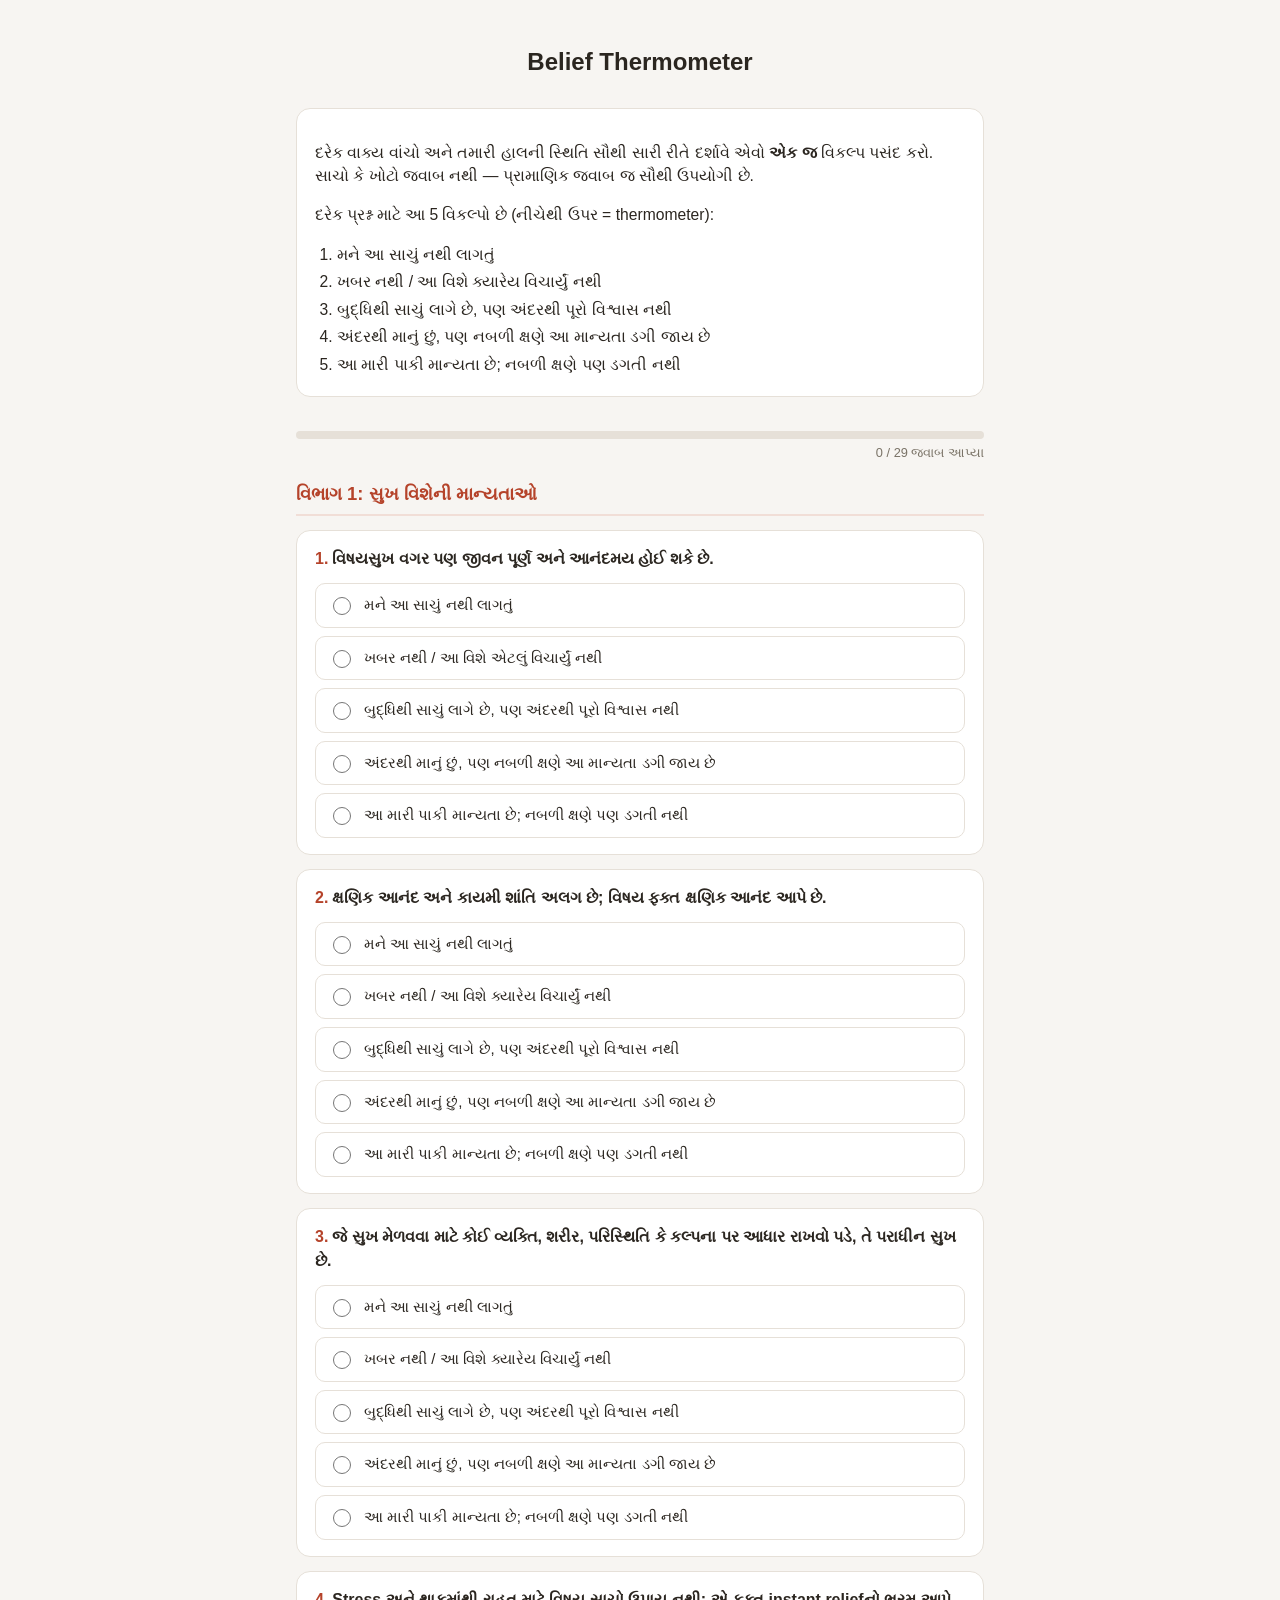
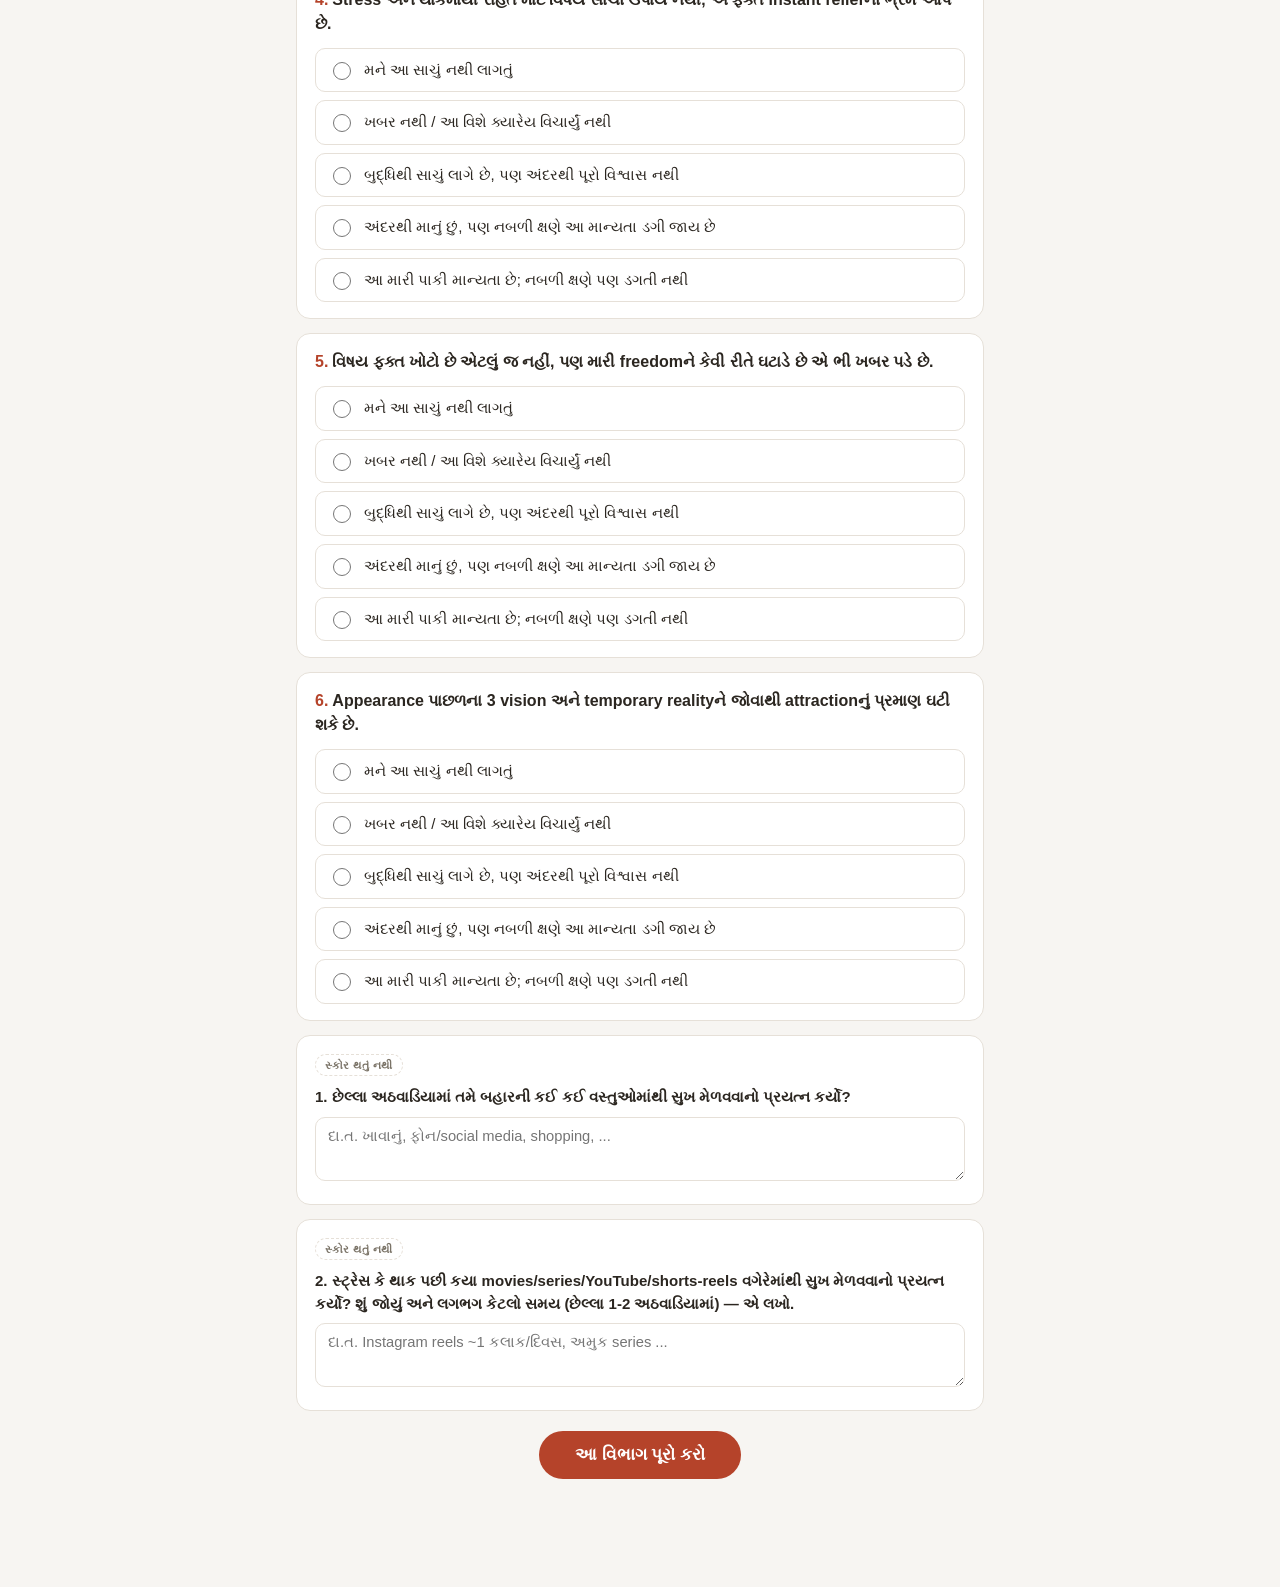
<file: index.html>
<!doctype html>
<html lang="gu">
<head>
<meta charset="UTF-8">
<meta name="viewport" content="width=device-width, initial-scale=1">
<title>Belief Thermometer – Survey</title>
<link rel="stylesheet" href="styles.css">
</head>
<body>
<div class="wrap">

  <header class="top">
    <h1>Belief Thermometer</h1>
  </header>

  <div class="instructions">
    <p>દરેક વાક્ય વાંચો અને તમારી હાલની સ્થિતિ સૌથી સારી રીતે દર્શાવે એવો <strong>એક જ</strong> વિકલ્પ પસંદ કરો. સાચો કે ખોટો જવાબ નથી — પ્રામાણિક જવાબ જ સૌથી ઉપયોગી છે.</p>
    <p>દરેક પ્રશ્ન માટે આ 5 વિકલ્પો છે (નીચેથી ઉપર = thermometer):</p>
    <ol id="scale-list"></ol>
  </div>

  <div class="progress-bar">
    <div class="progress-track"><div class="progress-fill" id="progress-fill"></div></div>
    <div class="progress-label" id="progress-label">0 / 29 જવાબ આપ્યા</div>
  </div>

  <form id="survey-form">
    <div id="sections-container"></div>
  </form>

  <div id="all-done">
    <div class="result-card">
      <h3>તમે સર્વે પૂર્ણ કર્યો!</h3>
      <div class="result-note">તમારો સમય અને પ્રામાણિકતા બદલ આભાર.</div>
    </div>
    <div class="restart-row">
      <button type="button" class="restart-btn" id="restart-btn">ફરીથી ભરો</button>
    </div>
  </div>

</div>

<script src="survey-data.js"></script>
<script src="survey-logic.js"></script>
</body>
</html>
</file>
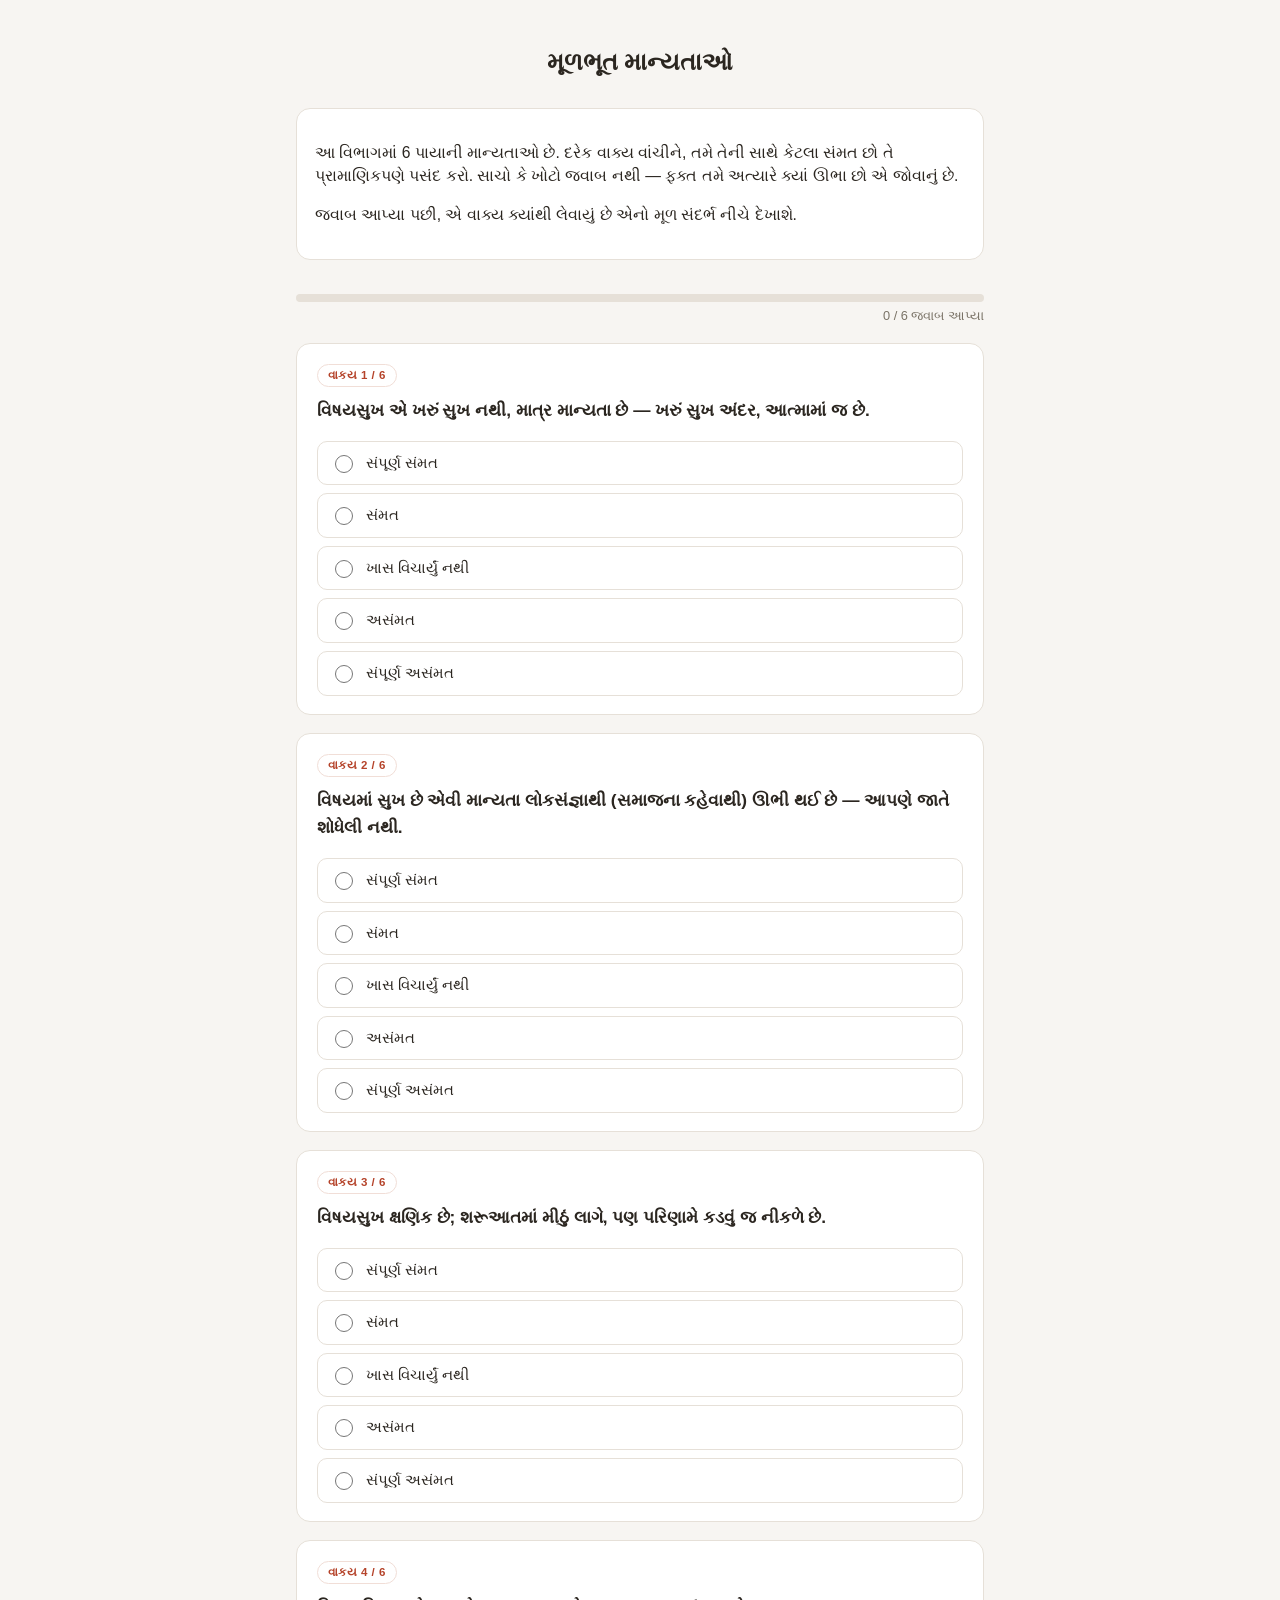
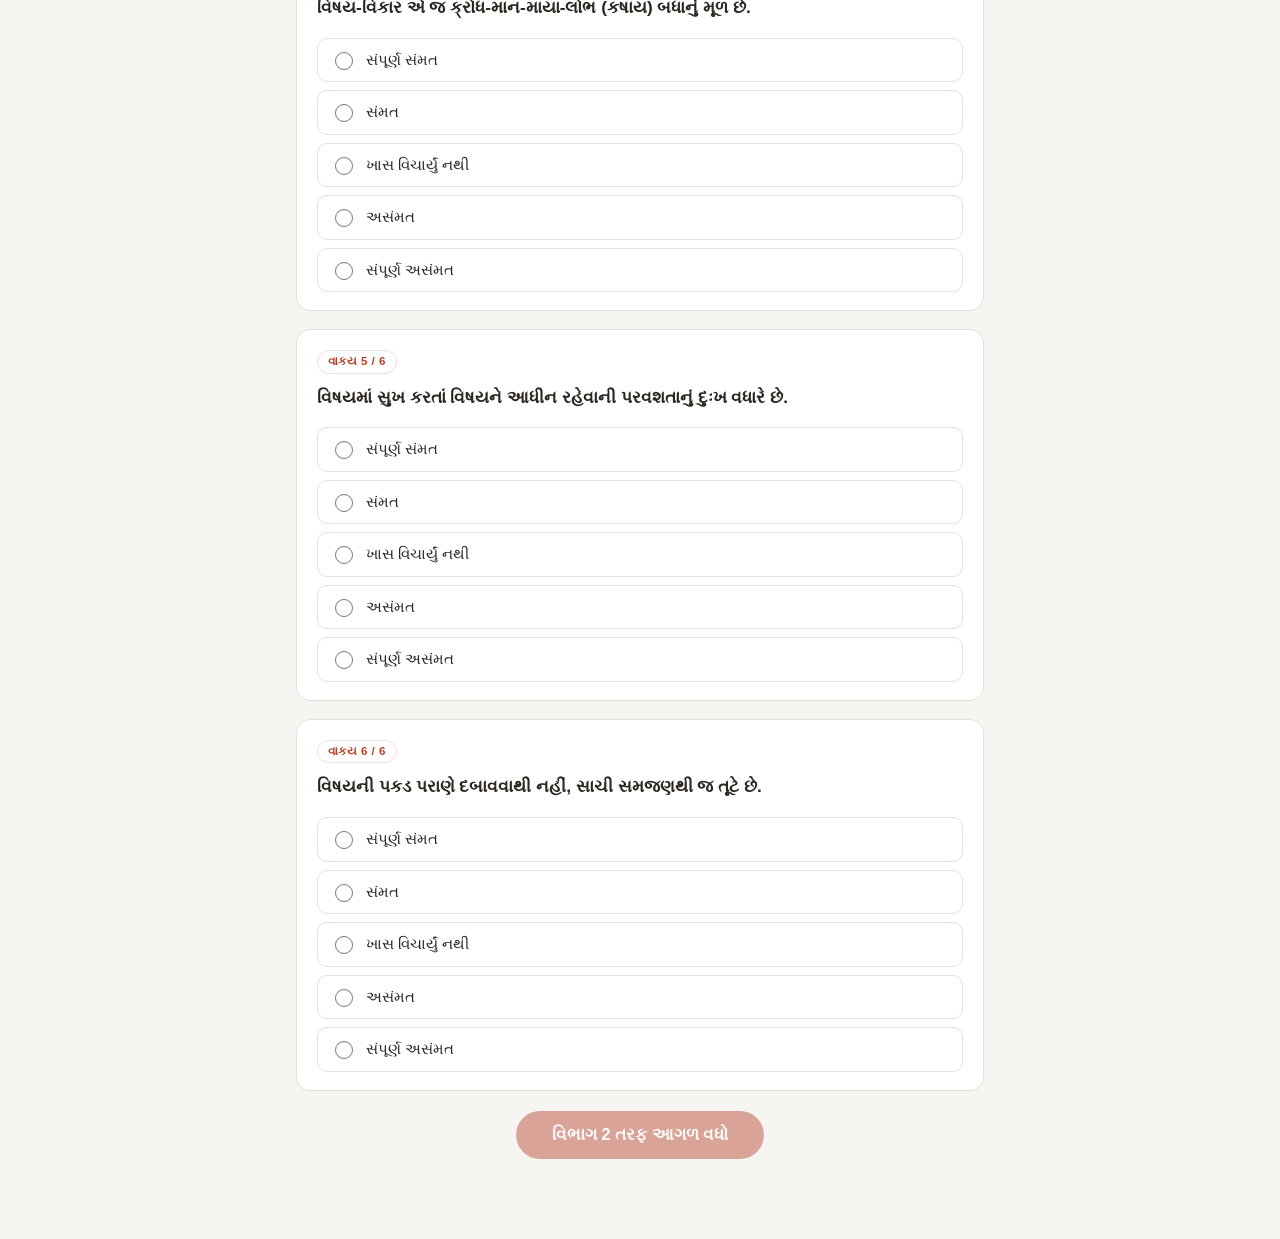
<file: core-beliefs.html>
<!doctype html>
<html lang="gu">
<head>
<meta charset="UTF-8">
<meta name="viewport" content="width=device-width, initial-scale=1">
<title>મૂળભૂત માન્યતાઓ – નવો સર્વે</title>
<link rel="stylesheet" href="styles.css">
<style>
  .belief-card {
    background: var(--card);
    border: 1px solid var(--border);
    border-radius: var(--radius);
    padding: 18px 20px;
    margin-bottom: 18px;
  }
  .belief-num {
    display: inline-block;
    font-size: 0.72rem;
    font-weight: 700;
    letter-spacing: 0.04em;
    color: var(--accent);
    border: 1px solid var(--accent-soft);
    border-radius: 999px;
    padding: 2px 10px;
    margin-bottom: 10px;
  }
  .belief-statement {
    font-size: 1.08rem;
    font-weight: 600;
    line-height: 1.6;
    margin: 0 0 16px;
  }
  .belief-ref {
    display: none;
    margin-top: 16px;
    padding: 14px 16px;
    background: var(--accent-soft);
    border-left: 3px solid var(--accent);
    border-radius: 10px;
  }
  .belief-ref.show { display: block; }
  .belief-ref-title {
    font-size: 0.7rem;
    text-transform: uppercase;
    letter-spacing: 0.06em;
    font-weight: 700;
    color: var(--accent);
    margin-bottom: 10px;
  }
  .quote-block { margin-bottom: 12px; }
  .quote-block:last-child { margin-bottom: 0; }
  .quote-gu {
    margin: 0 0 6px;
    font-size: 1rem;
    line-height: 1.85;
  }
  .quote-translit {
    margin: 0 0 6px;
    font-style: italic;
    color: var(--muted);
    font-size: 0.86rem;
    line-height: 1.5;
  }
  .quote-cite {
    font-size: 0.78rem;
    color: var(--muted);
  }
  .quote-cite .topic-gu {
    color: var(--text);
  }
  .next-section-btn:disabled {
    opacity: 0.45;
    cursor: not-allowed;
  }
</style>
</head>
<body>
<div class="wrap">

  <header class="top">
    <h1>મૂળભૂત માન્યતાઓ</h1>
  </header>

  <div class="instructions">
    <p>આ વિભાગમાં 6 પાયાની માન્યતાઓ છે. દરેક વાક્ય વાંચીને, તમે તેની સાથે કેટલા સંમત છો તે પ્રામાણિકપણે પસંદ કરો. સાચો કે ખોટો જવાબ નથી — ફક્ત તમે અત્યારે ક્યાં ઊભા છો એ જોવાનું છે.</p>
    <p>જવાબ આપ્યા પછી, એ વાક્ય ક્યાંથી લેવાયું છે એનો મૂળ સંદર્ભ નીચે દેખાશે.</p>
  </div>

  <div class="progress-bar">
    <div class="progress-track"><div class="progress-fill" id="progress-fill"></div></div>
    <div class="progress-label" id="progress-label">0 / 6 જવાબ આપ્યા</div>
  </div>

  <form id="beliefs-form">
    <div id="beliefs-container"></div>
  </form>

  <div class="section-footer">
    <div class="validation-msg" id="validation-msg">આગળ વધતા પહેલાં બધા 6 વાક્યોના જવાબ આપો.</div>
    <button type="button" class="submit-btn next-section-btn" id="next-section-btn" disabled>વિભાગ 2 તરફ આગળ વધો</button>
  </div>

</div>

<script>
const OPTIONS = [
  "સંપૂર્ણ સંમત",
  "સંમત",
  "ખાસ વિચાર્યું નથી",
  "અસંમત",
  "સંપૂર્ણ અસંમત"
];

const BELIEFS = [
  {
    id: "b1",
    statement: "વિષયસુખ એ ખરું સુખ નથી, માત્ર માન્યતા છે — ખરું સુખ અંદર, આત્મામાં જ છે.",
    quotes: [
      {
        gu: "વિષયમાં તો સુખ હોતું હશે ? સાચું સુખ તો મહીં આત્મામાં છે પણ આ તો બહાર બીજામાં (પાંચ ઈન્દ્રિયોના વિષયોમાં) સુખનો આરોપ કરે છે, તેથી એને એમાં સુખ લાગે છે !",
        translit: "Vishayma to sukh hotu hashe? Sachu sukh to mahi aatmama chhe pan aa to bahar bijama (panch indriyona vishayoma) sukhno aarop kare chhe, tethi ene ema sukh lage chhe!",
        cite: "Dadavani · January 2017 · કવર ટૅગલાઇન (cover tagline) · કોઈ વિભાગ/ફકરો નથી"
      }
    ]
  },
  {
    id: "b2",
    statement: "વિષયમાં સુખ છે એવી માન્યતા લોકસંજ્ઞાથી (સમાજના કહેવાથી) ઊભી થઈ છે — આપણે જાતે શોધેલી નથી.",
    quotes: [
      {
        gu: "લોકસંજ્ઞા એટલે લોકોએ જેમાં સુખ માન્યું, તેમાં આપણે પણ સુખ માનવું એ લોકસંજ્ઞા છે.",
        translit: "Loksangna etale loko-e jema sukh manyu, tema aapane pan sukh manvu e loksangna chhe.",
        cite: "Dadavani · January 2015 · સંપાદકીય — વિષયના વમળમાં ફસાયા લોકસંજ્ઞાએ (Vishayna vamalma fasaya loksangna-e) · ¶2, l.1"
      },
      {
        gu: "લોકોએ માન્યું એ આપણેય માન્યું. પણ બુદ્ધિપૂર્વકનુંય સુખ નથી આ; અવિચાર્યું સુખ છે.",
        translit: "Loko-e manyu e aapane-y manyu. Pan buddhipurvaknu-y sukh nathi aa; avicharyu sukh chhe.",
        cite: "Dadavani · January 2015 · સંસાર વમળમાં ખૂંપાયા વિપરીત બુદ્ધિએ (Sansar vamalma khumpaya viprit buddhi-e) · ¶1, l.1–2"
      }
    ]
  },
  {
    id: "b3",
    statement: "વિષયસુખ ક્ષણિક છે; શરૂઆતમાં મીઠું લાગે, પણ પરિણામે કડવું જ નીકળે છે.",
    quotes: [
      {
        gu: "વિષય હંમેશા પરિણામે કડવો છે. શરૂઆતમાં એને એવું લાગે છે કે આ વિષય સુખદાયી છે, પણ પરિણામે તો એ કડવો જ છે. એનો વિપાકેય કડવો છે.",
        translit: "Vishay hammesha parinaame kadvo chhe. Sharu-aatma ene evu lage chhe ke aa vishay sukhdayi chhe, pan parinaame to e kadvo j chhe. Eno vipakey kadvo chhe.",
        cite: "Dadavani · January 2017 · વિષયથી જરા ખસી તો જુઓ (Vishayathi jara khasi to juo) · ¶1, l.2"
      }
    ]
  },
  {
    id: "b4",
    statement: "વિષય-વિકાર એ જ ક્રોધ-માન-માયા-લોભ (કષાય) બધાનું મૂળ છે.",
    quotes: [
      {
        gu: "આ બધાનું મૂળ છે વિષય. અને આ દુનિયામાં મોટામાં મોટી ફસામણ હોય તો વિષય અને એમાં કશુંય સુખ નથી.",
        translit: "Aa badhanu mul chhe vishay. Ane aa duniyama motama moti fasaman hoy to vishay ane ema kashuy sukh nathi.",
        cite: "Dadavani · January 2015 · કષાયોના મૂળમાં છે વિષયોનો વમળ (Kashayona mulma chhe vishayono vamal) · ¶1, l.1"
      },
      {
        gu: "કષાય ક્યાંથી જન્મ્યા ? ત્યારે કહે, વિષયમાંથી.",
        translit: "Kashay kyathi janmya? Tyare kahe, vishaymathi.",
        cite: "Dadavani · January 2015 · વિષય-કષાયના મૂળિયામાં છે 'અજ્ઞાનતા' (Vishay-kashayna muliyama chhe 'Agnanta') · ¶2, l.2–3"
      }
    ]
  },
  {
    id: "b5",
    statement: "વિષયમાં સુખ કરતાં વિષયને આધીન રહેવાની પરવશતાનું દુઃખ વધારે છે.",
    quotes: [
      {
        gu: "વિષયમાં સુખ કરતાં વિષયથી પરવશતાના દુઃખ વિશેષ છે !",
        translit: "Vishayma sukh karta vishayathi paravashtana dukh vishesh chhe!",
        cite: "Dadavani · January 2015 · વિષયની પરવશતાના દુઃખો વિશેષ (Vishayni paravashtana dukho vishesh) · ¶1, l.1"
      }
    ]
  },
  {
    id: "b6",
    statement: "વિષયની પકડ પરાણે દબાવવાથી નહીં, સાચી સમજણથી જ તૂટે છે.",
    quotes: [
      {
        gu: "જે સમજણ ક્રિયાકારી હોય તે જ સાચી સમજણ કહેવાય, બીજી બધી વાંઝિયા સમજણ કહેવાય.",
        translit: "Je samajan kriyakari hoy te j sachi samajan kahevay, biji badhi vanjhiya samajan kahevay.",
        cite: "Dadavani · January 2017 · સાચી સમજણ ક્રિયાકારી થાય (Sachi samajan kriyakari thay) · ¶1, l.1"
      },
      {
        gu: "વિષયના વિચારો જેને ના ગમતા હોય ને તેનાથી છૂટવું હોય તેણે આ સામાયિકથી, શુદ્ધ ઉપયોગથી ઓગાળી શકાય તેમ છે.",
        translit: "Vishayna vicharo jene na gamta hoy ne tenathi chhutvu hoy tene aa samayikthi, shuddha upayogthi ogali shakay tem chhe.",
        cite: "Dadavani · January 2017 · વિષય બીજ નિર્મૂળ શુદ્ધ ઉપયોગે (Vishay bij nirmul shuddha upayoge) · ¶1, l.1"
      }
    ]
  }
];

const container = document.getElementById("beliefs-container");
const answers = {};

function renderBeliefs() {
  BELIEFS.forEach((b, idx) => {
    const card = document.createElement("div");
    card.className = "belief-card";
    card.id = `card-${b.id}`;

    const num = document.createElement("div");
    num.className = "belief-num";
    num.textContent = `વાક્ય ${idx + 1} / ${BELIEFS.length}`;
    card.appendChild(num);

    const stmt = document.createElement("p");
    stmt.className = "belief-statement";
    stmt.textContent = b.statement;
    card.appendChild(stmt);

    const opts = document.createElement("div");
    opts.className = "options";
    OPTIONS.forEach((label, oi) => {
      const optLabel = document.createElement("label");
      optLabel.className = "option";
      const input = document.createElement("input");
      input.type = "radio";
      input.name = b.id;
      input.value = oi + 1;
      input.addEventListener("change", () => onAnswer(b, card, opts, oi + 1));
      optLabel.appendChild(input);
      const span = document.createElement("span");
      span.textContent = label;
      optLabel.appendChild(span);
      opts.appendChild(optLabel);
    });
    card.appendChild(opts);

    const ref = document.createElement("div");
    ref.className = "belief-ref";
    ref.id = `ref-${b.id}`;

    const refTitle = document.createElement("div");
    refTitle.className = "belief-ref-title";
    refTitle.textContent = "મૂળ સંદર્ભ";
    ref.appendChild(refTitle);

    b.quotes.forEach(q => {
      const qb = document.createElement("div");
      qb.className = "quote-block";
      const qgu = document.createElement("p");
      qgu.className = "quote-gu";
      qgu.textContent = q.gu;
      qb.appendChild(qgu);
      const qt = document.createElement("p");
      qt.className = "quote-translit";
      qt.textContent = `"${q.translit}"`;
      qb.appendChild(qt);
      const qc = document.createElement("div");
      qc.className = "quote-cite";
      qc.textContent = q.cite;
      qb.appendChild(qc);
      ref.appendChild(qb);
    });

    card.appendChild(ref);
    container.appendChild(card);
  });
}

function onAnswer(belief, card, opts, value) {
  answers[belief.id] = value;
  [...opts.children].forEach(o => o.classList.remove("selected"));
  opts.children[value - 1].classList.add("selected");
  document.getElementById(`ref-${belief.id}`).classList.add("show");
  saveToSession();
  updateProgress();
}

function saveToSession() {
  const data = BELIEFS.map(b => {
    const value = answers[b.id];
    if (!value) return null;
    return { statement: b.statement, ratingIdx: value, ratingLabel: OPTIONS[value - 1] };
  });
  sessionStorage.setItem("section1Answers", JSON.stringify(data));
}

function updateProgress() {
  const count = Object.keys(answers).length;
  const total = BELIEFS.length;
  document.getElementById("progress-fill").style.width = `${(count / total) * 100}%`;
  document.getElementById("progress-label").textContent = `${count} / ${total} જવાબ આપ્યા`;
  document.getElementById("next-section-btn").disabled = count < total;
}

document.getElementById("next-section-btn").addEventListener("click", () => {
  if (Object.keys(answers).length < BELIEFS.length) {
    document.getElementById("validation-msg").style.display = "block";
    return;
  }
  window.location.href = "section2.html";
});

renderBeliefs();
</script>
</body>
</html>
</file>
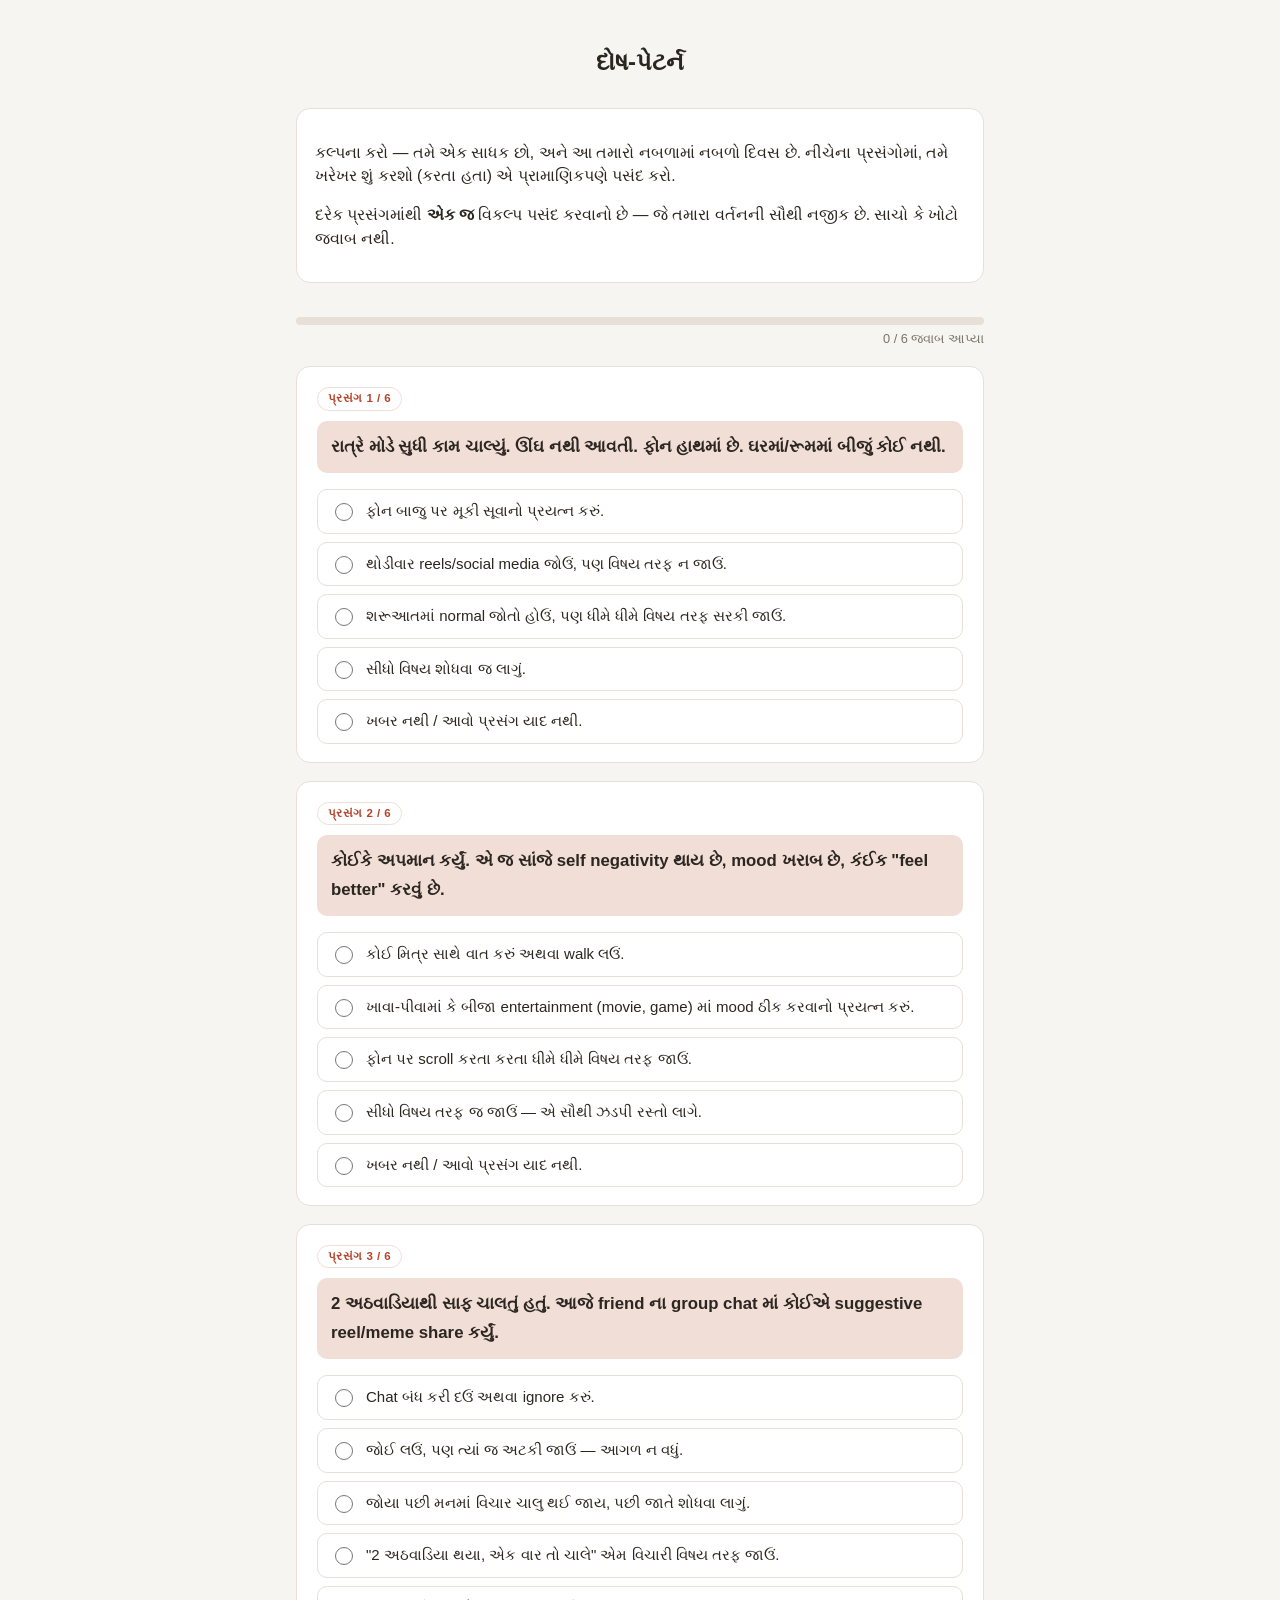
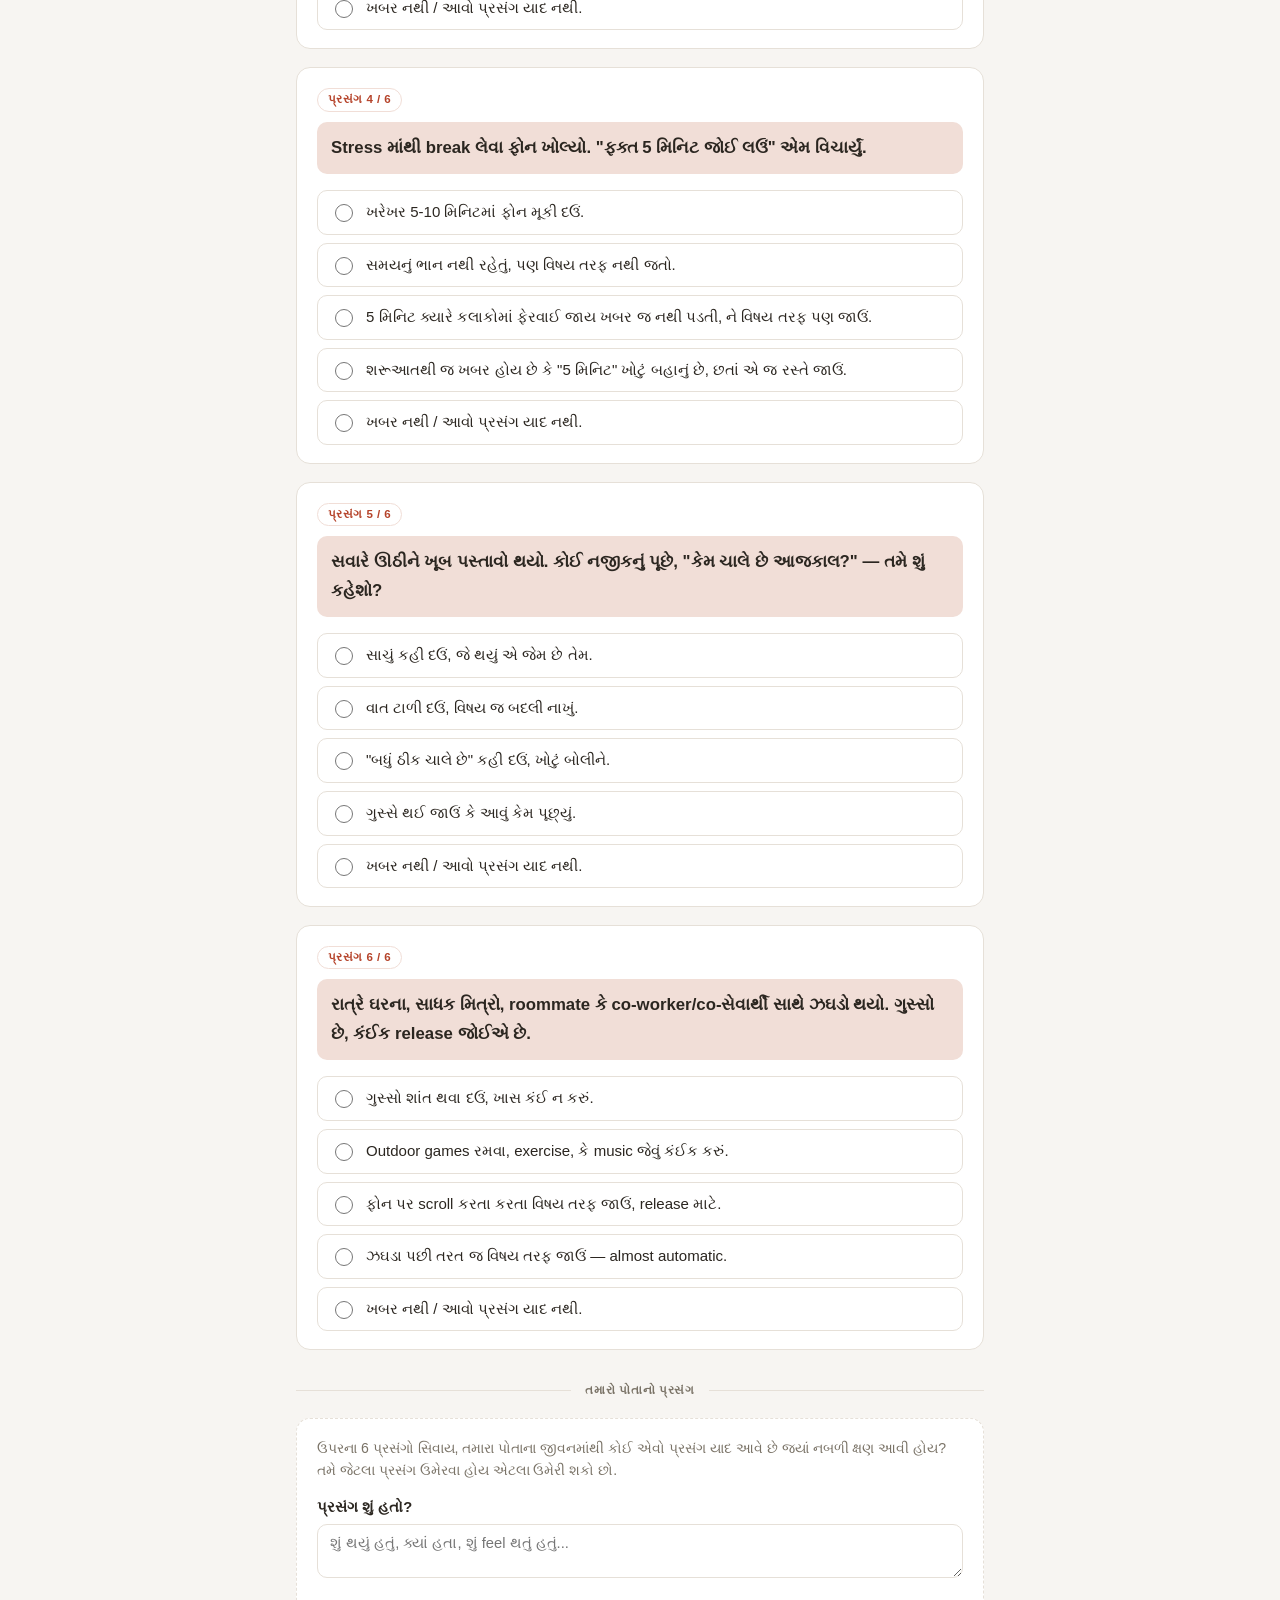
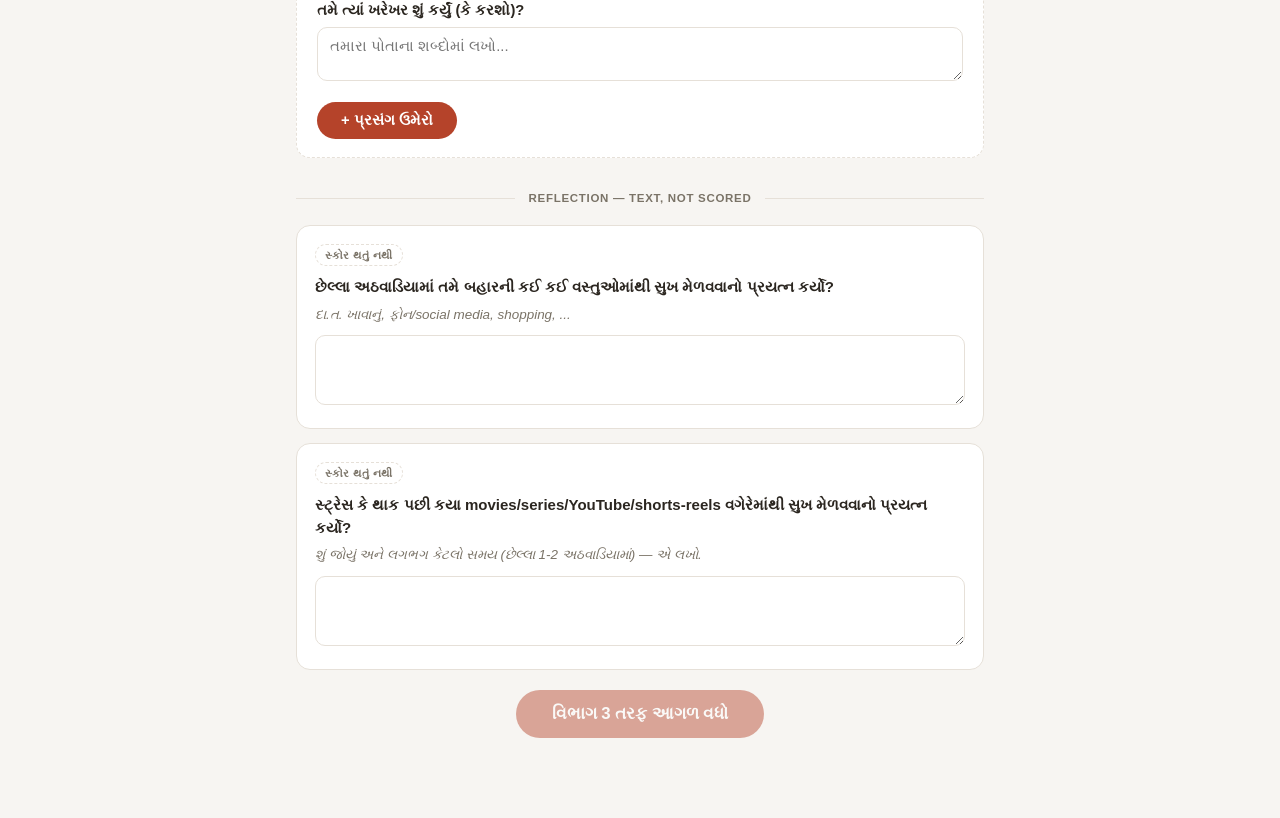
<file: section2.html>
<!doctype html>
<html lang="gu">
<head>
<meta charset="UTF-8">
<meta name="viewport" content="width=device-width, initial-scale=1">
<title>દોષ-પેટર્ન – નવો સર્વે</title>
<link rel="stylesheet" href="styles.css">
<style>
  .scn-card {
    background: var(--card);
    border: 1px solid var(--border);
    border-radius: var(--radius);
    padding: 18px 20px;
    margin-bottom: 18px;
  }
  .scn-num {
    display: inline-block;
    font-size: 0.72rem;
    font-weight: 700;
    letter-spacing: 0.04em;
    color: var(--accent);
    border: 1px solid var(--accent-soft);
    border-radius: 999px;
    padding: 2px 10px;
    margin-bottom: 10px;
  }
  .scn-text {
    font-size: 1.05rem;
    font-weight: 600;
    line-height: 1.7;
    margin: 0 0 16px;
    padding: 12px 14px;
    background: var(--accent-soft);
    border-radius: 10px;
  }
  .reflect-hint {
    font-size: 0.84rem;
    color: var(--muted);
    margin: -2px 0 10px;
    font-style: italic;
  }

  .custom-prasang-card {
    background: var(--card);
    border: 1px dashed var(--border);
    border-radius: var(--radius);
    padding: 18px 20px;
    margin-bottom: 14px;
  }
  .custom-prasang-intro {
    font-size: 0.88rem;
    color: var(--muted);
    margin: 0 0 14px;
    line-height: 1.6;
  }
  .custom-prasang-card label {
    display: block;
    font-weight: 600;
    font-size: 0.92rem;
    margin: 0 0 6px;
  }
  .custom-prasang-card textarea {
    width: 100%;
    padding: 10px 12px;
    border: 1px solid var(--border);
    border-radius: 10px;
    font-family: inherit;
    font-size: 0.92rem;
    resize: vertical;
    margin-bottom: 14px;
  }
  .custom-prasang-msg {
    display: none;
    color: var(--accent);
    font-size: 0.84rem;
    margin: -6px 0 12px;
  }
  .custom-prasang-msg.show { display: block; }
  .custom-add-btn {
    padding: 10px 24px;
    font-size: 0.92rem;
  }

  .custom-prasang-item {
    background: var(--accent-soft);
    border-radius: var(--radius);
    padding: 14px 18px;
    margin-bottom: 12px;
    position: relative;
  }
  .custom-prasang-item-label {
    font-size: 0.68rem;
    text-transform: uppercase;
    letter-spacing: 0.05em;
    color: var(--accent);
    font-weight: 700;
    margin-bottom: 6px;
  }
  .custom-prasang-item-text {
    font-size: 0.95rem;
    font-weight: 600;
    margin-bottom: 6px;
    line-height: 1.6;
  }
  .custom-prasang-item-answer {
    font-size: 0.9rem;
    color: var(--text);
    line-height: 1.6;
  }
  .custom-prasang-remove {
    position: absolute;
    top: 12px;
    right: 14px;
    background: none;
    border: 1px solid var(--border);
    color: var(--muted);
    border-radius: 999px;
    padding: 2px 10px;
    font-size: 0.72rem;
    cursor: pointer;
  }
  .custom-prasang-remove:hover { color: var(--accent); border-color: var(--accent); }
  .section-divider {
    margin: 32px 0 18px;
    display: flex;
    align-items: center;
    gap: 14px;
  }
  .section-divider::before,
  .section-divider::after {
    content: "";
    flex: 1;
    height: 1px;
    background: var(--border);
  }
  .section-divider span {
    font-size: 0.72rem;
    text-transform: uppercase;
    letter-spacing: 0.06em;
    color: var(--muted);
    font-weight: 700;
    white-space: nowrap;
  }
  .next-section-btn:disabled {
    opacity: 0.45;
    cursor: not-allowed;
  }
</style>
</head>
<body>
<div class="wrap">

  <header class="top">
    <h1>દોષ-પેટર્ન</h1>
  </header>

  <div class="instructions">
    <p>કલ્પના કરો — તમે એક સાધક છો, અને આ તમારો નબળામાં નબળો દિવસ છે. નીચેના પ્રસંગોમાં, તમે ખરેખર શું કરશો (કરતા હતા) એ પ્રામાણિકપણે પસંદ કરો.</p>
    <p>દરેક પ્રસંગમાંથી <strong>એક જ</strong> વિકલ્પ પસંદ કરવાનો છે — જે તમારા વર્તનની સૌથી નજીક છે. સાચો કે ખોટો જવાબ નથી.</p>
  </div>

  <div class="progress-bar">
    <div class="progress-track"><div class="progress-fill" id="progress-fill"></div></div>
    <div class="progress-label" id="progress-label">0 / 6 જવાબ આપ્યા</div>
  </div>

  <form id="scenarios-form">
    <div id="scenarios-container"></div>
  </form>

  <div class="section-divider"><span>તમારો પોતાનો પ્રસંગ</span></div>

  <div class="custom-prasang-card">
    <p class="custom-prasang-intro">ઉપરના 6 પ્રસંગો સિવાય, તમારા પોતાના જીવનમાંથી કોઈ એવો પ્રસંગ યાદ આવે છે જ્યાં નબળી ક્ષણ આવી હોય? તમે જેટલા પ્રસંગ ઉમેરવા હોય એટલા ઉમેરી શકો છો.</p>

    <label for="custom-text">પ્રસંગ શું હતો?</label>
    <textarea id="custom-text" rows="2" placeholder="શું થયું હતું, ક્યાં હતા, શું feel થતું હતું..."></textarea>

    <label for="custom-answer">તમે ત્યાં ખરેખર શું કર્યું (કે કરશો)?</label>
    <textarea id="custom-answer" rows="2" placeholder="તમારા પોતાના શબ્દોમાં લખો..."></textarea>

    <div class="custom-prasang-msg" id="custom-prasang-msg">બંને જગ્યાએ લખો, પછી ઉમેરો.</div>
    <button type="button" class="submit-btn custom-add-btn" id="add-prasang-btn">+ પ્રસંગ ઉમેરો</button>
  </div>

  <div id="custom-prasangs-list"></div>

  <div class="section-divider"><span>Reflection — text, not scored</span></div>

  <div class="reflect-card">
    <div class="not-scored">સ્કોર થતું નથી</div>
    <label for="r1">છેલ્લા અઠવાડિયામાં તમે બહારની કઈ કઈ વસ્તુઓમાંથી સુખ મેળવવાનો પ્રયત્ન કર્યો?</label>
    <p class="reflect-hint">દા.ત. ખાવાનું, ફોન/social media, shopping, ...</p>
    <textarea id="r1" rows="3"></textarea>
  </div>

  <div class="reflect-card">
    <div class="not-scored">સ્કોર થતું નથી</div>
    <label for="r2">સ્ટ્રેસ કે થાક પછી કયા movies/series/YouTube/shorts-reels વગેરેમાંથી સુખ મેળવવાનો પ્રયત્ન કર્યો?</label>
    <p class="reflect-hint">શું જોયું અને લગભગ કેટલો સમય (છેલ્લા 1-2 અઠવાડિયામાં) — એ લખો.</p>
    <textarea id="r2" rows="3"></textarea>
  </div>

  <div class="section-footer">
    <div class="validation-msg" id="validation-msg">આગળ વધતા પહેલાં બધા 6 પ્રસંગોના જવાબ આપો.</div>
    <button type="button" class="submit-btn next-section-btn" id="next-section-btn" disabled>વિભાગ 3 તરફ આગળ વધો</button>
  </div>

</div>

<script>
const SCENARIOS = [
  {
    id: "sc1",
    text: "રાત્રે મોડે સુધી કામ ચાલ્યું. ઊંઘ નથી આવતી. ફોન હાથમાં છે. ઘરમાં/રૂમમાં બીજું કોઈ નથી.",
    options: [
      "ફોન બાજુ પર મૂકી સૂવાનો પ્રયત્ન કરું.",
      "થોડીવાર reels/social media જોઉં, પણ વિષય તરફ ન જાઉં.",
      "શરૂઆતમાં normal જોતો હોઉં, પણ ધીમે ધીમે વિષય તરફ સરકી જાઉં.",
      "સીધો વિષય શોધવા જ લાગું.",
      "ખબર નથી / આવો પ્રસંગ યાદ નથી."
    ]
  },
  {
    id: "sc2",
    text: "કોઈકે અપમાન કર્યું. એ જ સાંજે self negativity થાય છે, mood ખરાબ છે, કંઈક \"feel better\" કરવું છે.",
    options: [
      "કોઈ મિત્ર સાથે વાત કરું અથવા walk લઉં.",
      "ખાવા-પીવામાં કે બીજા entertainment (movie, game) માં mood ઠીક કરવાનો પ્રયત્ન કરું.",
      "ફોન પર scroll કરતા કરતા ધીમે ધીમે વિષય તરફ જાઉં.",
      "સીધો વિષય તરફ જ જાઉં — એ સૌથી ઝડપી રસ્તો લાગે.",
      "ખબર નથી / આવો પ્રસંગ યાદ નથી."
    ]
  },
  {
    id: "sc3",
    text: "2 અઠવાડિયાથી સાફ ચાલતું હતું. આજે friend ના group chat માં કોઈએ suggestive reel/meme share કર્યું.",
    options: [
      "Chat બંધ કરી દઉં અથવા ignore કરું.",
      "જોઈ લઉં, પણ ત્યાં જ અટકી જાઉં — આગળ ન વધું.",
      "જોયા પછી મનમાં વિચાર ચાલુ થઈ જાય, પછી જાતે શોધવા લાગું.",
      "\"2 અઠવાડિયા થયા, એક વાર તો ચાલે\" એમ વિચારી વિષય તરફ જાઉં.",
      "ખબર નથી / આવો પ્રસંગ યાદ નથી."
    ]
  },
  {
    id: "sc4",
    text: "Stress માંથી break લેવા ફોન ખોલ્યો. \"ફક્ત 5 મિનિટ જોઈ લઉં\" એમ વિચાર્યું.",
    options: [
      "ખરેખર 5-10 મિનિટમાં ફોન મૂકી દઉં.",
      "સમયનું ભાન નથી રહેતું, પણ વિષય તરફ નથી જતો.",
      "5 મિનિટ ક્યારે કલાકોમાં ફેરવાઈ જાય ખબર જ નથી પડતી, ને વિષય તરફ પણ જાઉં.",
      "શરૂઆતથી જ ખબર હોય છે કે \"5 મિનિટ\" ખોટું બહાનું છે, છતાં એ જ રસ્તે જાઉં.",
      "ખબર નથી / આવો પ્રસંગ યાદ નથી."
    ]
  },
  {
    id: "sc5",
    text: "સવારે ઊઠીને ખૂબ પસ્તાવો થયો. કોઈ નજીકનું પૂછે, \"કેમ ચાલે છે આજકાલ?\" — તમે શું કહેશો?",
    options: [
      "સાચું કહી દઉં, જે થયું એ જેમ છે તેમ.",
      "વાત ટાળી દઉં, વિષય જ બદલી નાખું.",
      "\"બધું ઠીક ચાલે છે\" કહી દઉં, ખોટું બોલીને.",
      "ગુસ્સે થઈ જાઉં કે આવું કેમ પૂછ્યું.",
      "ખબર નથી / આવો પ્રસંગ યાદ નથી."
    ]
  },
  {
    id: "sc6",
    text: "રાત્રે ઘરના, સાધક મિત્રો, roommate કે co-worker/co-સેવાર્થી સાથે ઝઘડો થયો. ગુસ્સો છે, કંઈક release જોઈએ છે.",
    options: [
      "ગુસ્સો શાંત થવા દઉં, ખાસ કંઈ ન કરું.",
      "Outdoor games રમવા, exercise, કે music જેવું કંઈક કરું.",
      "ફોન પર scroll કરતા કરતા વિષય તરફ જાઉં, release માટે.",
      "ઝઘડા પછી તરત જ વિષય તરફ જાઉં — almost automatic.",
      "ખબર નથી / આવો પ્રસંગ યાદ નથી."
    ]
  }
];

const container = document.getElementById("scenarios-container");
const answers = {};

function renderScenarios() {
  SCENARIOS.forEach((s, idx) => {
    const card = document.createElement("div");
    card.className = "scn-card";
    card.id = `card-${s.id}`;

    const num = document.createElement("div");
    num.className = "scn-num";
    num.textContent = `પ્રસંગ ${idx + 1} / ${SCENARIOS.length}`;
    card.appendChild(num);

    const text = document.createElement("p");
    text.className = "scn-text";
    text.textContent = s.text;
    card.appendChild(text);

    const opts = document.createElement("div");
    opts.className = "options";
    s.options.forEach((label, oi) => {
      const optLabel = document.createElement("label");
      optLabel.className = "option";
      const input = document.createElement("input");
      input.type = "radio";
      input.name = s.id;
      input.value = oi + 1;
      input.addEventListener("change", () => onAnswer(s.id, opts, oi + 1));
      optLabel.appendChild(input);
      const span = document.createElement("span");
      span.textContent = label;
      optLabel.appendChild(span);
      opts.appendChild(optLabel);
    });
    card.appendChild(opts);

    container.appendChild(card);
  });
}

function onAnswer(id, opts, value) {
  answers[id] = value;
  [...opts.children].forEach(o => o.classList.remove("selected"));
  opts.children[value - 1].classList.add("selected");
  saveAnswersToSession();
  updateProgress();
}

function saveAnswersToSession() {
  const byIndex = SCENARIOS.map(s => {
    const value = answers[s.id];
    return value ? s.options[value - 1] : null;
  });
  sessionStorage.setItem("section2Answers", JSON.stringify(byIndex));
}

function updateProgress() {
  const count = Object.keys(answers).length;
  const total = SCENARIOS.length;
  document.getElementById("progress-fill").style.width = `${(count / total) * 100}%`;
  document.getElementById("progress-label").textContent = `${count} / ${total} જવાબ આપ્યા`;
  document.getElementById("next-section-btn").disabled = count < total;
}

document.getElementById("next-section-btn").addEventListener("click", () => {
  if (Object.keys(answers).length < SCENARIOS.length) {
    document.getElementById("validation-msg").style.display = "block";
    return;
  }
  window.location.href = "section3.html";
});

let customPrasangs = [];
try {
  customPrasangs = JSON.parse(sessionStorage.getItem("section2CustomPrasangs")) || [];
} catch (e) {
  customPrasangs = [];
}

function saveCustomPrasangs() {
  sessionStorage.setItem("section2CustomPrasangs", JSON.stringify(customPrasangs));
}

function renderCustomPrasangs() {
  const list = document.getElementById("custom-prasangs-list");
  list.innerHTML = "";
  customPrasangs.forEach((p, i) => {
    const item = document.createElement("div");
    item.className = "custom-prasang-item";

    const removeBtn = document.createElement("button");
    removeBtn.type = "button";
    removeBtn.className = "custom-prasang-remove";
    removeBtn.textContent = "× remove";
    removeBtn.addEventListener("click", () => {
      customPrasangs.splice(i, 1);
      saveCustomPrasangs();
      renderCustomPrasangs();
    });
    item.appendChild(removeBtn);

    const label = document.createElement("div");
    label.className = "custom-prasang-item-label";
    label.textContent = `તમારો પ્રસંગ ${i + 1}`;
    item.appendChild(label);

    const text = document.createElement("div");
    text.className = "custom-prasang-item-text";
    text.textContent = p.text;
    item.appendChild(text);

    const answer = document.createElement("div");
    answer.className = "custom-prasang-item-answer";
    answer.textContent = p.answer;
    item.appendChild(answer);

    list.appendChild(item);
  });
}

document.getElementById("add-prasang-btn").addEventListener("click", () => {
  const textEl = document.getElementById("custom-text");
  const answerEl = document.getElementById("custom-answer");
  const text = textEl.value.trim();
  const answer = answerEl.value.trim();
  const msg = document.getElementById("custom-prasang-msg");
  if (!text || !answer) {
    msg.classList.add("show");
    return;
  }
  msg.classList.remove("show");
  customPrasangs.push({ text, answer });
  saveCustomPrasangs();
  textEl.value = "";
  answerEl.value = "";
  renderCustomPrasangs();
});

renderScenarios();
renderCustomPrasangs();
</script>
</body>
</html>
</file>
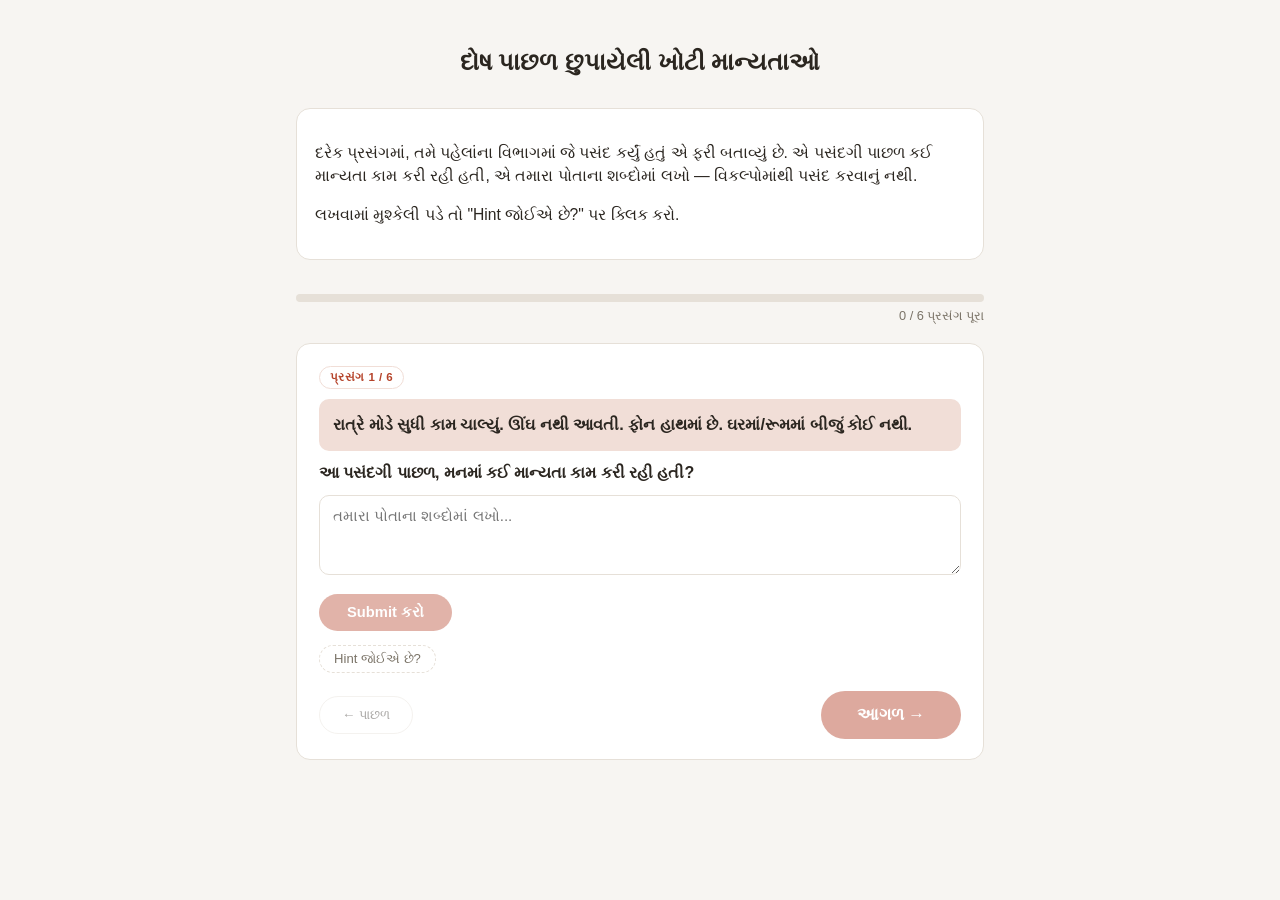
<file: section3.html>
<!doctype html>
<html lang="gu">
<head>
<meta charset="UTF-8">
<meta name="viewport" content="width=device-width, initial-scale=1">
<title>દોષ પાછળ છુપાયેલી ખોટી માન્યતાઓ – નવો સર્વે</title>
<link rel="stylesheet" href="styles.css">
<style>
  .scn-card {
    background: var(--card);
    border: 1px solid var(--border);
    border-radius: var(--radius);
    padding: 20px 22px;
    margin-bottom: 18px;
  }
  .scn-num {
    display: inline-block;
    font-size: 0.72rem;
    font-weight: 700;
    letter-spacing: 0.04em;
    color: var(--accent);
    border: 1px solid var(--accent-soft);
    border-radius: 999px;
    padding: 2px 10px;
    margin-bottom: 10px;
  }
  .scn-text {
    font-size: 1.02rem;
    font-weight: 600;
    line-height: 1.7;
    margin: 0 0 10px;
    padding: 12px 14px;
    background: var(--accent-soft);
    border-radius: 10px;
  }
  .prev-answer {
    font-size: 0.88rem;
    line-height: 1.6;
    color: var(--text);
    border-left: 3px solid var(--accent);
    padding: 8px 12px;
    margin: 0 0 16px;
    font-style: italic;
  }
  .prev-label {
    display: block;
    font-size: 0.68rem;
    text-transform: uppercase;
    letter-spacing: 0.05em;
    color: var(--muted);
    font-weight: 700;
    font-style: normal;
    margin-bottom: 3px;
  }

  .belief-prompt {
    font-weight: 600;
    font-size: 1rem;
    margin: 0 0 10px;
  }
  .belief-textarea {
    width: 100%;
    min-height: 80px;
    padding: 11px 13px;
    border: 1px solid var(--border);
    border-radius: 10px;
    font-family: inherit;
    font-size: 0.95rem;
    resize: vertical;
  }

  .belief-submit-btn {
    margin-top: 12px;
    padding: 10px 28px;
    font-size: 0.92rem;
  }
  .belief-submit-btn:disabled {
    opacity: 0.4;
    cursor: not-allowed;
  }

  .hint-row { margin-top: 14px; }
  .hint-btn {
    background: none;
    border: 1px dashed var(--border);
    color: var(--muted);
    border-radius: 999px;
    padding: 5px 14px;
    font-size: 0.82rem;
    cursor: pointer;
  }
  .hint-btn:hover { border-color: var(--accent); color: var(--accent); }
  .hint-box {
    display: none;
    margin-top: 10px;
    padding: 10px 14px;
    border-left: 3px solid var(--border);
    font-size: 0.86rem;
    color: var(--muted);
  }
  .hint-box.show { display: block; }
  .hint-box .hint-title {
    font-size: 0.7rem;
    text-transform: uppercase;
    letter-spacing: 0.05em;
    font-weight: 700;
    margin-bottom: 6px;
  }
  .hint-box ul { margin: 0; padding-left: 18px; }
  .hint-box li { margin-bottom: 4px; }

  .status-block {
    display: none;
    margin-top: 22px;
    padding-top: 18px;
    border-top: 1px solid var(--border);
  }
  .status-block.show { display: block; }
  .status-prompt {
    font-weight: 600;
    font-size: 0.98rem;
    margin: 0 0 12px;
  }
  .duration-input {
    display: none;
    margin-top: 8px;
    margin-left: 28px;
    width: calc(100% - 28px);
    padding: 8px 10px;
    border: 1px solid var(--border);
    border-radius: 8px;
    font-family: inherit;
    font-size: 0.88rem;
  }
  .duration-input.show { display: block; }

  .pager-nav {
    display: flex;
    justify-content: space-between;
    align-items: center;
    margin-top: 18px;
  }
  .back-btn {
    background: none;
    border: 1px solid var(--border);
    color: var(--text);
    padding: 10px 22px;
    border-radius: 999px;
    cursor: pointer;
  }
  .back-btn:disabled { opacity: 0.4; cursor: not-allowed; }
  .next-section-btn:disabled {
    opacity: 0.45;
    cursor: not-allowed;
  }
  .report-card-row {
    margin-top: 14px;
    padding-top: 14px;
    border-top: 1px dashed var(--border);
    text-align: center;
  }
  .report-card-btn {
    background: none;
    border: 1px solid var(--accent);
    color: var(--accent);
    padding: 10px 22px;
    border-radius: 999px;
    cursor: pointer;
    font-size: 0.88rem;
    font-weight: 600;
  }
  .report-card-btn:hover { background: var(--accent-soft); }
</style>
</head>
<body>
<div class="wrap">

  <header class="top">
    <h1>દોષ પાછળ છુપાયેલી ખોટી માન્યતાઓ</h1>
  </header>

  <div class="instructions">
    <p>દરેક પ્રસંગમાં, તમે પહેલાંના વિભાગમાં જે પસંદ કર્યું હતું એ ફરી બતાવ્યું છે. એ પસંદગી પાછળ કઈ માન્યતા કામ કરી રહી હતી, એ તમારા પોતાના શબ્દોમાં લખો — વિકલ્પોમાંથી પસંદ કરવાનું નથી.</p>
    <p>લખવામાં મુશ્કેલી પડે તો "Hint જોઈએ છે?" પર ક્લિક કરો.</p>
  </div>

  <div class="progress-bar">
    <div class="progress-track"><div class="progress-fill" id="progress-fill"></div></div>
    <div class="progress-label" id="progress-label">0 / 6 પ્રસંગ પૂરા</div>
  </div>

  <div id="scenario-pager"></div>

</div>

<script>
const SCENARIOS = [
  {
    id: "w1",
    text: "રાત્રે મોડે સુધી કામ ચાલ્યું. ઊંઘ નથી આવતી. ફોન હાથમાં છે. ઘરમાં/રૂમમાં બીજું કોઈ નથી.",
    hints: [
      "કોઈને ખબર તો નહીં જ પડે.",
      "થોડી વાર જોઈ લઉં, કંઈ નહીં થાય.",
      "આ તો મન કરે છે, હું ક્યાં કરું છું."
    ]
  },
  {
    id: "w2",
    text: "કોઈકે અપમાન કર્યું. એ જ સાંજે self negativity થાય છે, mood ખરાબ છે, કંઈક \"feel better\" કરવું છે.",
    hints: [
      "આજે એટલો સ્ટ્રેસમાં/દુઃખી છું કે આ તો હકદાર છું.",
      "આ સ્ટ્રેસ દૂર કરવાનો સૌથી સહેલો રસ્તો આ જ છે.",
      "મારી કોઈ કિંમત નથી, તો આનાથી શું ફરક પડે છે."
    ]
  },
  {
    id: "w3",
    text: "2 અઠવાડિયાથી સાફ ચાલતું હતું. આજે friend ના group chat માં કોઈએ suggestive reel/meme share કર્યું.",
    hints: [
      "બીજા બધા પણ આવું જ કરે છે.",
      "હું ગમે ત્યારે છોડી શકું છું, મારો કાબૂ છે.",
      "આટલા દિવસ સાફ રહ્યો, હવે થોડું ચાલે."
    ]
  },
  {
    id: "w4",
    text: "Stress માંથી break લેવા ફોન ખોલ્યો. \"ફક્ત 5 મિનિટ જોઈ લઉં\" એમ વિચાર્યું.",
    hints: [
      "આ તો મન કરે છે, હું ક્યાં કરું છું.",
      "પછી પ્રતિક્રમણ કરી લઈશ.",
      "થોડું જ છે, આનાથી કંઈ મોટું નુકસાન નહીં થાય."
    ]
  },
  {
    id: "w5",
    text: "સવારે ઊઠીને ખૂબ પસ્તાવો થયો. કોઈ નજીકનું પૂછે, \"કેમ ચાલે છે આજકાલ?\" — તમે શું કહેશો?",
    prompt: "જવાબ આપતી વખતે (કે ટાળતી વખતે), મનમાં કઈ માન્યતા કામ કરી રહી હતી?",
    hints: [
      "સાચું કહીશ તો એ મારા વિશે શું વિચારશે?",
      "આ કોઈના કામનું નથી.",
      "આ એટલું મોટું નથી કે કહેવા જેવું હોય."
    ]
  },
  {
    id: "w6",
    text: "રાત્રે ઘરના, સાધક મિત્રો, roommate કે co-worker/co-સેવાર્થી સાથે ઝઘડો થયો. ગુસ્સો છે, કંઈક release જોઈએ છે.",
    hints: [
      "આ સ્ટ્રેસ દૂર કરવાનો સૌથી સહેલો રસ્તો આ જ છે.",
      "આ તો મન કરે છે, હું ક્યાં કરું છું.",
      "આણે મને આટલું દુઃખ આપ્યું, તો મને પણ કંઈક જોઈએ."
    ]
  }
];

const DEFAULT_PROMPT = "આ પસંદગી પાછળ, મનમાં કઈ માન્યતા કામ કરી રહી હતી?";

const STATUS_OPTIONS = [
  "આ માન્યતા સામે મેં હજુ કંઈ કામ કર્યું નથી.",
  "આ માન્યતાને તોડવાની ચાવી હજુ મળી નથી.",
  "સત્સંગ/વાંચનથી ચાવી મળી છે, પણ એના પર એટલું કામ કરી શક્યો નથી.",
  "ચાવી મળી છે અને કામ કરું છું, પણ માન્યતા તૂટતી નથી.",
  "કામ કરું છું અને તૂટે છે પણ — અમુક સમય સારું જાય છે, પછી પાછી એ જ તકલીફ આવે છે.",
  "આ માન્યતા મને એટલી હેરાન કરતી નથી."
];
const DURATION_OPTION_INDEX = 4;

let PREV_ANSWERS = [];
try {
  PREV_ANSWERS = JSON.parse(sessionStorage.getItem("section2Answers")) || [];
} catch (e) {
  PREV_ANSWERS = [];
}

let CUSTOM_PRASANGS = [];
try {
  CUSTOM_PRASANGS = JSON.parse(sessionStorage.getItem("section2CustomPrasangs")) || [];
} catch (e) {
  CUSTOM_PRASANGS = [];
}

const ALL_SCENARIOS = [
  ...SCENARIOS.map((s, i) => ({ ...s, prevAnswer: PREV_ANSWERS[i] || null, custom: false })),
  ...CUSTOM_PRASANGS.map((p, i) => ({
    id: `custom-${i}`,
    text: p.text,
    prevAnswer: p.answer,
    hints: [],
    custom: true
  }))
];

const responses = ALL_SCENARIOS.map(s => ({ id: s.id, scenarioText: s.text, belief: "", statusIdx: null, duration: "", submitted: false }));
let currentIndex = 0;

const pager = document.getElementById("scenario-pager");

function isComplete(r) {
  return r.belief.trim().length > 0 && r.statusIdx !== null;
}

function renderScenario() {
  const s = ALL_SCENARIOS[currentIndex];
  const r = responses[currentIndex];
  pager.innerHTML = "";

  const card = document.createElement("div");
  card.className = "scn-card";

  const num = document.createElement("div");
  num.className = "scn-num";
  num.textContent = `પ્રસંગ ${currentIndex + 1} / ${ALL_SCENARIOS.length}` + (s.custom ? " (તમારો પોતાનો પ્રસંગ)" : "");
  card.appendChild(num);

  const text = document.createElement("p");
  text.className = "scn-text";
  text.textContent = s.text;
  card.appendChild(text);

  const prevAnswer = s.prevAnswer;
  if (prevAnswer) {
    const echo = document.createElement("div");
    echo.className = "prev-answer";
    echo.innerHTML = `<span class="prev-label">તમે પહેલાંના વિભાગમાં કહ્યું હતું:</span> "${prevAnswer}"`;
    card.appendChild(echo);
  }

  const prompt = document.createElement("p");
  prompt.className = "belief-prompt";
  prompt.textContent = s.prompt || DEFAULT_PROMPT;
  card.appendChild(prompt);

  const textarea = document.createElement("textarea");
  textarea.className = "belief-textarea";
  textarea.placeholder = "તમારા પોતાના શબ્દોમાં લખો...";
  textarea.value = r.belief;
  textarea.addEventListener("input", () => {
    r.belief = textarea.value;
    submitBtn.disabled = r.belief.trim().length === 0;
    saveToSession();
    updateNav();
  });
  textarea.addEventListener("keydown", (e) => {
    if (e.key === "Enter" && !e.shiftKey) {
      e.preventDefault();
      if (!submitBtn.disabled) submitBtn.click();
    }
  });
  card.appendChild(textarea);

  const submitBtn = document.createElement("button");
  submitBtn.type = "button";
  submitBtn.className = "submit-btn belief-submit-btn";
  submitBtn.textContent = "Submit કરો";
  submitBtn.disabled = r.belief.trim().length === 0;
  submitBtn.addEventListener("click", () => {
    if (r.belief.trim().length === 0) return;
    r.submitted = true;
    statusBlock.classList.add("show");
    saveToSession();
    updateNav();
  });
  card.appendChild(submitBtn);

  if (s.hints && s.hints.length > 0) {
    const hintRow = document.createElement("div");
    hintRow.className = "hint-row";
    const hintBtn = document.createElement("button");
    hintBtn.type = "button";
    hintBtn.className = "hint-btn";
    hintBtn.textContent = "Hint જોઈએ છે?";
    const hintBox = document.createElement("div");
    hintBox.className = "hint-box";
    const hintTitle = document.createElement("div");
    hintTitle.className = "hint-title";
    hintTitle.textContent = "દા.ત.";
    hintBox.appendChild(hintTitle);
    const hintList = document.createElement("ul");
    s.hints.forEach(h => {
      const li = document.createElement("li");
      li.textContent = h;
      hintList.appendChild(li);
    });
    hintBox.appendChild(hintList);
    hintBtn.addEventListener("click", () => hintBox.classList.toggle("show"));
    hintRow.appendChild(hintBtn);
    hintRow.appendChild(hintBox);
    card.appendChild(hintRow);
  }

  const statusBlock = document.createElement("div");
  statusBlock.className = "status-block" + (r.submitted ? " show" : "");
  const statusPrompt = document.createElement("p");
  statusPrompt.className = "status-prompt";
  statusPrompt.textContent = "આ માન્યતા સાથે તમે અત્યારે ક્યાં છો?";
  statusBlock.appendChild(statusPrompt);

  const statusOpts = document.createElement("div");
  statusOpts.className = "options";
  STATUS_OPTIONS.forEach((label, oi) => {
    const optLabel = document.createElement("label");
    optLabel.className = "option";
    const input = document.createElement("input");
    input.type = "radio";
    input.name = `status-${s.id}`;
    input.value = oi;
    input.checked = r.statusIdx === oi;
    input.addEventListener("change", () => {
      r.statusIdx = oi;
      [...statusOpts.children].forEach(o => o.classList.remove("selected"));
      optLabel.classList.add("selected");
      durationInput.classList.toggle("show", oi === DURATION_OPTION_INDEX);
      saveToSession();
      updateNav();
    });
    optLabel.appendChild(input);
    const span = document.createElement("span");
    span.textContent = label;
    optLabel.appendChild(span);
    if (r.statusIdx === oi) optLabel.classList.add("selected");
    statusOpts.appendChild(optLabel);
  });
  statusBlock.appendChild(statusOpts);

  const durationInput = document.createElement("input");
  durationInput.type = "text";
  durationInput.className = "duration-input" + (r.statusIdx === DURATION_OPTION_INDEX ? " show" : "");
  durationInput.placeholder = "કેટલો સમય સારું જાય છે? (દા.ત. 2 અઠવાડિયા)";
  durationInput.value = r.duration;
  durationInput.addEventListener("input", () => {
    r.duration = durationInput.value;
    saveToSession();
  });
  statusBlock.appendChild(durationInput);

  card.appendChild(statusBlock);

  const nav = document.createElement("div");
  nav.className = "pager-nav";
  const backBtn = document.createElement("button");
  backBtn.type = "button";
  backBtn.className = "back-btn";
  backBtn.textContent = "← પાછળ";
  backBtn.disabled = currentIndex === 0;
  backBtn.addEventListener("click", () => {
    if (currentIndex > 0) {
      currentIndex--;
      renderScenario();
    }
  });
  nav.appendChild(backBtn);
  if (currentIndex < ALL_SCENARIOS.length - 1) {
    const nextBtn = document.createElement("button");
    nextBtn.type = "button";
    nextBtn.id = "next-btn";
    nextBtn.className = "submit-btn next-section-btn";
    nextBtn.textContent = "આગળ →";
    nextBtn.disabled = !isComplete(r);
    nextBtn.addEventListener("click", () => {
      if (!isComplete(r)) return;
      currentIndex++;
      renderScenario();
    });
    nav.appendChild(nextBtn);
  }
  card.appendChild(nav);

  if (currentIndex === ALL_SCENARIOS.length - 1) {
    const reportRow = document.createElement("div");
    reportRow.className = "report-card-row";
    const reportBtn = document.createElement("button");
    reportBtn.type = "button";
    reportBtn.className = "report-card-btn";
    reportBtn.textContent = "રિપોર્ટ કાર્ડ મેળવો (PDF)";
    reportBtn.addEventListener("click", () => {
      saveToSession();
      window.location.href = "report-card.html?print=1";
    });
    reportRow.appendChild(reportBtn);
    card.appendChild(reportRow);
  }

  pager.appendChild(card);
  updateProgress();
}

function updateNav() {
  const nextBtn = document.getElementById("next-btn");
  if (nextBtn) nextBtn.disabled = !isComplete(responses[currentIndex]);
  updateProgress();
}

function updateProgress() {
  const count = responses.filter(isComplete).length;
  const total = ALL_SCENARIOS.length;
  document.getElementById("progress-fill").style.width = `${(count / total) * 100}%`;
  document.getElementById("progress-label").textContent = `${count} / ${total} પ્રસંગ પૂરા`;
}

function saveToSession() {
  sessionStorage.setItem("section3Beliefs", JSON.stringify(responses));
}

renderScenario();
</script>
</body>
</html>
</file>
<file: styles.css>
:root {
  --bg: #f7f5f2;
  --card: #ffffff;
  --text: #2b2620;
  --muted: #7a7367;
  --accent: #b5432a;
  --accent-soft: #f1ded7;
  --border: #e6e0d8;
  --radius: 14px;
  --t1: #7c8a90;
  --t2: #96906a;
  --t3: #b98f52;
  --t4: #c96b3a;
  --t5: #b5432a;
}
* { box-sizing: border-box; }
html, body {
  margin: 0;
  padding: 0;
  background: var(--bg);
  color: var(--text);
  font-family: "Noto Sans Gujarati", "Noto Sans", -apple-system, BlinkMacSystemFont, "Segoe UI", sans-serif;
  line-height: 1.5;
}
.wrap {
  max-width: 720px;
  margin: 0 auto;
  padding: 20px 16px 80px;
}
header.top {
  text-align: center;
  padding: 24px 0 8px;
}
header.top h1 {
  font-size: 1.5rem;
  margin: 0 0 4px;
}
.instructions {
  background: var(--card);
  border: 1px solid var(--border);
  border-radius: var(--radius);
  padding: 16px 18px;
  margin: 16px 0 24px;
  font-size: 0.98rem;
}
.instructions ol {
  margin: 8px 0 0;
  padding-left: 22px;
}
.instructions li {
  margin-bottom: 4px;
}
.progress-bar {
  position: sticky;
  top: 0;
  z-index: 10;
  background: var(--bg);
  padding: 10px 0;
  margin-bottom: 8px;
}
.progress-track {
  height: 8px;
  background: var(--border);
  border-radius: 999px;
  overflow: hidden;
}
.progress-fill {
  height: 100%;
  background: var(--accent);
  width: 0%;
  transition: width 0.2s ease;
}
.progress-label {
  font-size: 0.8rem;
  color: var(--muted);
  margin-top: 4px;
  text-align: right;
}
section.section-block {
  margin-bottom: 28px;
}
section.section-block.locked {
  display: none;
}
.section-title {
  font-size: 1.15rem;
  font-weight: 700;
  color: var(--accent);
  border-bottom: 2px solid var(--accent-soft);
  padding-bottom: 6px;
  margin-bottom: 14px;
}
.question-card {
  background: var(--card);
  border: 1px solid var(--border);
  border-radius: var(--radius);
  padding: 16px 18px;
  margin-bottom: 14px;
  transition: box-shadow 0.15s ease, border-color 0.15s ease;
}
.question-card.unanswered-flag {
  border-color: var(--accent);
  box-shadow: 0 0 0 2px var(--accent-soft);
}
.question-text {
  font-weight: 600;
  margin-bottom: 12px;
  font-size: 1rem;
}
.qnum {
  color: var(--accent);
  margin-right: 4px;
}
.options {
  display: flex;
  flex-direction: column;
  gap: 8px;
}
.option {
  display: flex;
  align-items: flex-start;
  gap: 10px;
  padding: 10px 12px;
  border: 1px solid var(--border);
  border-radius: 10px;
  cursor: pointer;
  font-size: 0.94rem;
}
.option:hover {
  background: #fbf8f5;
}
.option input {
  margin-top: 3px;
  accent-color: var(--accent);
  width: 18px;
  height: 18px;
  flex-shrink: 0;
}
.option.selected {
  background: var(--accent-soft);
  border-color: var(--accent);
}
.trigger-box {
  margin-top: 14px;
}
.trigger-box label {
  display: block;
  font-size: 0.9rem;
  color: var(--muted);
  margin-bottom: 6px;
}
.trigger-box textarea {
  width: 100%;
  min-height: 70px;
  padding: 10px 12px;
  border: 1px solid var(--border);
  border-radius: 10px;
  font-family: inherit;
  font-size: 0.94rem;
  resize: vertical;
}
.submit-btn {
  background: var(--accent);
  color: white;
  border: none;
  padding: 14px 36px;
  font-size: 1.05rem;
  border-radius: 999px;
  cursor: pointer;
  font-weight: 600;
}
.submit-btn:active {
  transform: scale(0.98);
}
.section-footer {
  text-align: center;
  margin-top: 20px;
}
.validation-msg {
  color: var(--accent);
  text-align: center;
  margin-top: 12px;
  font-size: 0.9rem;
  display: none;
}
.section-eval {
  display: none;
  margin-top: 18px;
  text-align: left;
}
.next-btn {
  display: none;
  margin-top: 16px;
}
#all-done {
  display: none;
}
.result-card {
  background: var(--card);
  border: 1px solid var(--border);
  border-radius: var(--radius);
  padding: 18px 20px;
  margin-bottom: 14px;
  text-align: left;
}
.result-card h3 {
  margin: 0 0 6px;
  color: var(--accent);
  font-size: 1.05rem;
}
.result-note {
  color: var(--muted);
  font-size: 0.85rem;
}
.gauge-row {
  display: flex;
  align-items: center;
  gap: 14px;
  margin: 10px 0 4px;
}
.gauge-track {
  position: relative;
  flex: 1;
  height: 8px;
  border-radius: 999px;
  background: linear-gradient(90deg, var(--t1), var(--t2), var(--t3), var(--t4), var(--t5));
}
.gauge-marker {
  position: absolute;
  top: 50%;
  width: 16px;
  height: 16px;
  border-radius: 50%;
  background: var(--card);
  border: 3px solid var(--text);
  transform: translate(-50%, -50%);
}
.gauge-value {
  font-weight: 700;
  font-size: 1.15rem;
  min-width: 3ch;
  text-align: right;
}
.avg-line {
  color: var(--muted);
  font-size: 0.85rem;
  margin-bottom: 16px;
}
.qa-list {
  display: grid;
  gap: 12px;
  margin-bottom: 4px;
}
.qa-item {
  padding-bottom: 12px;
  border-bottom: 1px solid var(--border);
}
.qa-item:last-child {
  border-bottom: none;
  padding-bottom: 0;
}
.qa-q {
  font-size: 0.88rem;
  color: var(--muted);
  margin-bottom: 4px;
}
.qa-q .qnum {
  font-weight: 700;
}
.qa-a {
  font-size: 0.96rem;
  font-weight: 600;
}
.ponder {
  margin-top: 18px;
  padding-top: 16px;
  border-top: 1px solid var(--border);
}
.ponder-title {
  font-size: 0.82rem;
  text-transform: uppercase;
  letter-spacing: 0.04em;
  color: var(--muted);
  font-weight: 700;
  margin-bottom: 10px;
}
.ponder-list {
  display: grid;
  gap: 10px;
  margin: 0;
  padding: 0;
  list-style: none;
}
.ponder-list li {
  font-size: 0.94rem;
  font-style: italic;
  color: var(--text);
  padding-left: 16px;
  border-left: 2px solid var(--accent-soft);
}
.reflect-recap {
  margin-top: 18px;
  padding-top: 16px;
  border-top: 1px solid var(--border);
}
.reflect-recap .reflect-q {
  font-size: 0.82rem;
  color: var(--muted);
  margin-bottom: 2px;
}
.reflect-recap .reflect-a {
  font-size: 0.9rem;
  margin-bottom: 10px;
  white-space: pre-wrap;
}
.reflect-recap .reflect-a:empty::before {
  content: "(કંઈ લખ્યું નથી)";
  color: var(--muted);
  font-style: italic;
}
.reflect-card {
  background: var(--card);
  border: 1px solid var(--border);
  border-radius: var(--radius);
  padding: 16px 18px;
  margin-bottom: 14px;
}
.reflect-card .not-scored {
  display: inline-block;
  font-size: 0.68rem;
  font-weight: 700;
  text-transform: uppercase;
  letter-spacing: 0.05em;
  color: var(--muted);
  border: 1px dashed var(--border);
  border-radius: 999px;
  padding: 2px 9px;
  margin-bottom: 10px;
}
.reflect-card label {
  display: block;
  font-weight: 600;
  font-size: 0.94rem;
  margin-bottom: 8px;
}
.reflect-card textarea {
  width: 100%;
  min-height: 64px;
  padding: 10px 12px;
  border: 1px solid var(--border);
  border-radius: 10px;
  font-family: inherit;
  font-size: 0.92rem;
  resize: vertical;
}
.restart-row {
  text-align: center;
  margin-top: 24px;
}
button.restart-btn {
  background: none;
  border: 1px solid var(--border);
  color: var(--text);
  padding: 10px 24px;
  border-radius: 999px;
  cursor: pointer;
}
</file>
